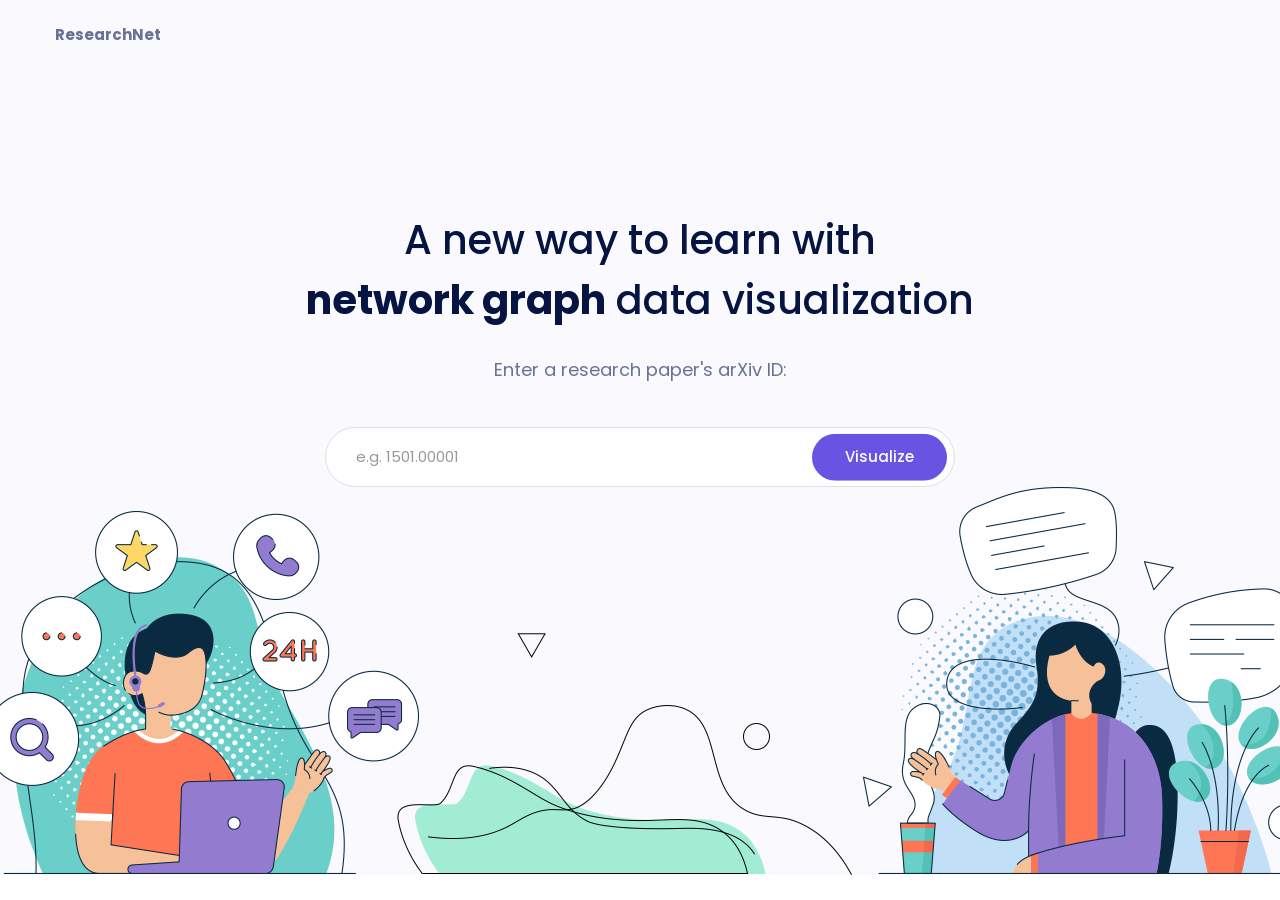
<file: templates/index.html>
<!doctype html>
<html lang="en">

<head>
    <!-- Required meta tags -->
    <meta charset="utf-8">
    <meta name="viewport" content="width=device-width, initial-scale=1, shrink-to-fit=no">
    <link rel="shortcut icon" href="/static/assets/img/favicon.png" type="image/x-icon">
    <title>ResearchNet</title>
    <!-- Bootstrap CSS -->
    <link rel="stylesheet" href="/static/assets/css/bootstrap.min.css">
    <link rel="stylesheet" href="/static/assets/vendors/bootstrap-selector/css/bootstrap-select.min.css">
    <!--icon font css-->
    <link rel="stylesheet" href="/static/assets/vendors/themify-icon/themify-icons.css">
    <link rel="stylesheet" href="/static/assets/vendors/flaticon/flaticon.css">
    <link rel="stylesheet" href="/static/assets/vendors/animation/animate.css">
    <link rel="stylesheet" href="/static/assets/vendors/owl-carousel/assets/owl.carousel.min.css">
    <link rel="stylesheet" href="/static/assets/vendors/nice-select/nice-select.css">
    <link rel="stylesheet" href="/static/assets/vendors/magnify-pop/magnific-popup.css">
    <link rel="stylesheet" href="/static/assets/vendors/scroll/jquery.mCustomScrollbar.min.css">
    <link rel="stylesheet" href="/static/assets/vendors/elagent/style.css">
    <link rel="stylesheet" href="/static/assets/css/style.css">
    <link rel="stylesheet" href="/static/assets/css/responsive.css">
</head>

<body>
    <div id="preloader">
        <div id="ctn-preloader" class="ctn-preloader">
            <div class="animation-preloader">
                <div class="spinner"></div>
                <div class="txt-loading">
                    <span data-text-preloader="R" class="letters-loading">
                        R
                    </span>
                    <span data-text-preloader="E" class="letters-loading">
                        E
                    </span>
                    <span data-text-preloader="S" class="letters-loading">
                        S
                    </span>
                    <span data-text-preloader="R" class="letters-loading">
                        E
                    </span>
                    <span data-text-preloader="R" class="letters-loading">
                        A
                    </span>
                    <span data-text-preloader="R" class="letters-loading">
                        R
                    </span>
                    <span data-text-preloader="R" class="letters-loading">
                        C
                    </span>
                    <span data-text-preloader="R" class="letters-loading">
                        H
                    </span>
                    <span data-text-preloader="N" class="letters-loading">
                        N
                    </span>
                    <span data-text-preloader="E" class="letters-loading">
                        E
                    </span>
                    <span data-text-preloader="T" class="letters-loading">
                        T
                    </span>
                </div>
                <p class="text-center">Loading</p>
            </div>
            <div class="loader">
                <div class="row">
                    <div class="col-3 loader-section section-left">
                        <div class="bg"></div>
                    </div>
                    <div class="col-3 loader-section section-left">
                        <div class="bg"></div>
                    </div>
                    <div class="col-3 loader-section section-right">
                        <div class="bg"></div>
                    </div>
                    <div class="col-3 loader-section section-right">
                        <div class="bg"></div>
                    </div>
                </div>
            </div>
        </div>
    </div>
    <div class="body_wrapper">
        <header class="header_area">
            <nav class="navbar navbar-expand-lg menu_one support_menu">
                <div class="container">
                    <!--
                    <a class="navbar-brand" href="#"><img src="/static/assets/img/logo.png" srcset="img/logo2x.png 2x" alt="logo"></a>
                    -->
                    <b>ResearchNet</b>
                    <button class="navbar-toggler collapsed" type="button" data-toggle="collapse" data-target="#navbarSupportedContent" aria-controls="navbarSupportedContent" aria-expanded="false" aria-label="Toggle navigation">
                        <span class="menu_toggle">
                            <span class="hamburger">
                                <span></span>
                                <span></span>
                                <span></span>
                            </span>
                            <span class="hamburger-cross">
                                <span></span>
                                <span></span>
                            </span>
                        </span>
                    </button>

                    
                    <div class="collapse navbar-collapse" id="navbarSupportedContent">
                        <ul class="navbar-nav pl_100 mr-auto menu">
                            <li class="nav-item dropdown submenu mega_menu mega_menu_two active">
                                <!--
                                <a class="nav-link dropdown-toggle" href="#" role="button" data-toggle="dropdown" aria-haspopup="true" aria-expanded="false">
                                    Home
                                </a>
                                -->
                                
                            </li>
                            <!--
                            <li class="dropdown submenu nav-item"><a title="Pages" class="dropdown-toggle nav-link" data-toggle="dropdown" role="button" aria-haspopup="true" aria-expanded="false" href="#">Pages</a>
                                <ul role="menu" class=" dropdown-menu">
                                    <li class="dropdown submenu nav-item"><a title="Service" class="dropdown-toggle nav-link" data-toggle="dropdown" role="button" aria-haspopup="true" aria-expanded="false" href="#">Service <span class="arrow_carrot-right"></span> </a>
                                        <ul class=" dropdown-menu">
                                            <li class="nav-item"><a title="Service 01" class="nav-link" href="service-1.html">Service 01</a></li>
                                            <li class="nav-item"><a title="Service 02" class="nav-link" href="service-2.html">Service 02</a></li>
                                            <li class="nav-item"><a title="Service 03" class="nav-link" href="service-3.html">Service 03</a></li>
                                            <li class="nav-item"><a title="Service Details" class="nav-link" href="service-details.html">Service Details</a></li>
                                        </ul>
                                    </li>

                                    <li class="dropdown submenu nav-item"><a title="Career" class="dropdown-toggle nav-link" data-toggle="dropdown" role="button" aria-haspopup="true" aria-expanded="false" href="#">Career <span class="arrow_carrot-right"></span> </a>
                                        <ul class=" dropdown-menu">
                                            <li class="nav-item"><a title="Job Listing" class="nav-link" href="job-listing.html">Job Listing</a></li>
                                            <li class="nav-item"><a title="Job Details" class="nav-link" href="job-details.html">Job Details</a></li>
                                            <li class="nav-item"><a title="Apply Job" class="nav-link" href="job-apply.html">Apply Job</a></li>
                                        </ul>
                                    </li>

                                    <li class="nav-item"><a title="About" class="nav-link" href="about.html">About</a></li>

                                    <li class="nav-item"><a title="Process" class="nav-link" href="process.html">Process</a></li>


                                    <li class="nav-item"><a title="Pricing" class="nav-link" href="price.html">Pricing</a></li>

                                    <li class="dropdown submenu nav-item"><a title="Case Study" class="dropdown-toggle nav-link" data-toggle="dropdown" role="button" aria-haspopup="true" aria-expanded="false" href="#">Case Study<span class="arrow_carrot-right"></span> </a>
                                        <ul class=" dropdown-menu">
                                            <li class="nav-item"><a title="Case Study" class="nav-link" href="case-study.html">Case Study</a></li>
                                            <li class="nav-item"><a title="Case study Details" class="nav-link" href="case-study-details.html">Case Study Details</a></li>
                                        </ul>
                                    </li>

                                    <li class="nav-item"><a title="Team" class="nav-link" href="team.html">Team</a></li>

                                    <li class="dropdown submenu nav-item"><a title="Sign Up" class="dropdown-toggle nav-link" data-toggle="dropdown" role="button" aria-haspopup="true" aria-expanded="false" href="#">Sign Up <span class="arrow_carrot-right"></span> </a>
                                        <ul class=" dropdown-menu">
                                            <li class="nav-item"><a title="Sign Up 01" class="nav-link" href="sign-up-1.html">Sign Up 01</a></li>
                                            <li class="nav-item"><a title="Sign Up 02" class="nav-link" href="sign-up-2.html">Sign Up 02</a></li>

                                        </ul>
                                    </li>

                                    <li class="dropdown submenu nav-item"><a title="Login" class="dropdown-toggle nav-link" data-toggle="dropdown" role="button" aria-haspopup="true" aria-expanded="false" href="#">Login<span class="arrow_carrot-right"></span> </a>
                                        <ul class=" dropdown-menu">
                                            <li class="nav-item"><a title="Login 01" class="nav-link" href="login.html">Login 01</a></li>
                                            <li class="nav-item"><a title="Login 02" class="nav-link" href="login-two.html">Login 02</a></li>
                                        </ul>
                                    </li>
                                    <li class="nav-item"><a title="FAQ" class="nav-link" href="faq.html">FAQ</a></li>

                                    <li class="dropdown submenu nav-item"><a title="Contact" class="dropdown-toggle nav-link" data-toggle="dropdown" role="button" aria-haspopup="true" aria-expanded="false" href="#">Contact <span class="arrow_carrot-right"></span> </a>
                                        <ul role="menu" class="dropdown-menu">
                                            <li class="nav-item"><a title="Contact 01" class="nav-link" href="contact-1.html">Contact 01</a></li>
                                            <li class="nav-item"><a title="Contact  02" class="nav-link" href="contact-2.html">Contact 02</a></li>
                                        </ul>
                                    </li>

                                    <li class="nav-item"><a title="Thank You" class="nav-link" href="thanks.html">Thank You</a></li>
                                    <li class="nav-item"><a title="Coming Soon" class="nav-link" href="coming-soon.html">Coming Soon</a></li>

                                    <li class="dropdown submenu nav-item"><a title="404" class="dropdown-toggle nav-link" data-toggle="dropdown" role="button" aria-haspopup="true" aria-expanded="false" href="#">404<span class="arrow_carrot-right"></span> </a>
                                        <ul class=" dropdown-menu">
                                            <li class="nav-item"><a title="404 01" class="nav-link" href="404.html">404 01</a></li>
                                            <li class="nav-item"><a title="404 02" class="nav-link" href="404-two.html">404 02</a></li>
                                        </ul>
                                    </li>
                                </ul>
                            </li>
                            <li class="nav-item dropdown submenu mega_menu">
                                <a class="nav-link dropdown-toggle" href="#" role="button" data-toggle="dropdown" aria-haspopup="true" aria-expanded="false">
                                    Portfolio
                                </a>
                                <div class="mega_menu_inner">
                                    <ul class="dropdown-menu">
                                        <li class="nav-item">
                                            <a href="index.html" class="nav-link">Portfolio Grid</a>
                                            <ul class="dropdown-menu">
                                                <li class="nav-item"><a href="portfolio-grid-2col.html" class="nav-link">Style 1 (2 columns)</a></li>
                                                <li class="nav-item"><a href="portfolio-grid-3columns.html" class="nav-link">Style 1 (3 columns)</a></li>
                                                <li class="nav-item"><a href="portfolio-grid-4columns.html" class="nav-link">Style 1 (4 columns)</a></li>
                                                <li class="nav-item"><a href="portfolio-grid-2col-2.html" class="nav-link">Style 2 (2 columns)</a></li>
                                                <li class="nav-item"><a href="portfolio-grid-2col-3.html" class="nav-link">Style 2 (3 columns)</a></li>
                                                <li class="nav-item"><a href="portfolio-grid-2col-4.html" class="nav-link">Style 2 (4 columns)</a></li>
                                            </ul>
                                        </li>
                                        <li class="nav-item">
                                            <a href="index.html" class="nav-link">Portfolio Fluid</a>
                                            <ul class="dropdown-menu">
                                                <li class="nav-item"><a href="portfolio-fullwidth-3columns.html" class="nav-link">Style 1 (3 columns)</a></li>
                                                <li class="nav-item"><a href="portfolio-fullwidth-4columns.html" class="nav-link">Style 1 (4 columns)</a></li>
                                                <li class="nav-item"><a href="portfolio-grid-fullwidth1.html" class="nav-link">Style 2 (3 columns)</a></li>
                                                <li class="nav-item"><a href="portfolio-grid-fullwidth2.html" class="nav-link">Style 2 (4 columns)</a></li>
                                            </ul>
                                        </li>
                                        <li class="nav-item">
                                            <a href="index.html" class="nav-link">Portfolio Masonry</a>
                                            <ul class="dropdown-menu">
                                                <li class="nav-item"><a href="portfolio-mas-2col.html" class="nav-link">Style 1 (2 columns)</a></li>
                                                <li class="nav-item"><a href="portfolio-mas-3col.html" class="nav-link">Style 1 (3 columns)</a></li>
                                                <li class="nav-item"><a href="portfolio-mas-4col.html" class="nav-link">Style 1 (4 columns)</a></li>
                                                <li class="nav-item"><a href="portfolio-mas-3col-2.html" class="nav-link">Style 2 (3 columns)</a></li>
                                                <li class="nav-item"><a href="portfolio-mas-4col-2.html" class="nav-link">Style 2 (4 columns)</a></li>
                                            </ul>
                                        </li>
                                        <li class="nav-item">
                                            <a href="index.html" class="nav-link">Project details</a>
                                            <ul class="dropdown-menu">
                                                <li class="nav-item"><a href="portfolio-details-1.html" class="nav-link">Style 1</a></li>
                                                <li class="nav-item"><a href="portfolio-details-2.html" class="nav-link">Style 2</a></li>
                                                <li class="nav-item"><a href="portfolio-details-3.html" class="nav-link">Style 3</a></li>
                                            </ul>
                                        </li>
                                    </ul>
                                </div>
                            </li>
                            <li class="nav-item dropdown submenu">
                                <a class="nav-link dropdown-toggle" href="#" role="button" data-toggle="dropdown" aria-haspopup="true" aria-expanded="false">
                                    Shop
                                </a>
                                <ul class="dropdown-menu">
                                    <li class="nav-item"><a href="shop-grid.html" class="nav-link">Shop Grid</a></li>
                                    <li class="nav-item"><a href="shop-list.html" class="nav-link">Shop list</a></li>
                                    <li class="nav-item"><a href="product-details-1.html" class="nav-link">Product detail</a></li>
                                    <li class="nav-item"><a href="shoping-cart.html" class="nav-link">Shopping cart</a></li>
                                    <li class="nav-item"><a href="checkout.html" class="nav-link">Checkout</a></li>
                                    <li class="nav-item"><a href="wishlist.html" class="nav-link">Wishlist</a></li>
                                </ul>
                            </li>
                            <li class="nav-item dropdown submenu">
                                <a class="nav-link dropdown-toggle" href="#" role="button" data-toggle="dropdown" aria-haspopup="true" aria-expanded="false">
                                    Blog
                                </a>
                                <ul class="dropdown-menu">
                                    <li class="nav-item"><a href="blog-grid.html" class="nav-link">Blog Grid</a></li>
                                    <li class="nav-item"><a href="blog-grid-two.html" class="nav-link">Blog Grid Two</a></li>
                                    <li class="nav-item"><a href="blog-list.html" class="nav-link">Blog List</a></li>
                                    <li class="nav-item"><a href="blog-right-sidebar.html" class="nav-link">Blog Right Sidebar</a></li>
                                    <li class="nav-item"><a href="blog-masonry.html" class="nav-link">Blog Masonry</a></li>
                                    <li class="nav-item"><a href="blog-masonry-two.html" class="nav-link">Blog Masonry Two</a></li>
                                    <li class="nav-item"><a href="blog-masonry-sidebar.html" class="nav-link">Blog Masonry Sidebar</a></li>
                                    <li class="nav-item"><a href="blog-masonry-sidebar-two.html" class="nav-link">Blog Masonry Sidebar Two</a></li>
                                    <li class="nav-item"><a href="blog-single.html" class="nav-link">Blog Single</a></li>
                                    <li class="nav-item"><a href="blog-single-two.html" class="nav-link">Blog Single Two</a></li>
                                </ul>
                            </li>
                            <li class="nav-item dropdown submenu mega_menu">
                                <a class="nav-link dropdown-toggle" href="#" role="button" data-toggle="dropdown" aria-haspopup="true" aria-expanded="false">
                                Elements 
                                </a>
                                <div class="mega_menu_inner">
                                    <ul class="dropdown-menu">
                                        <li class="nav-item">
                                            <a class="nav-link">Elements 01</a>
                                            <ul class="dropdown-menu">
                                                <li class="nav-item"><a href="Accordion.html" class="nav-link">Accordions</a></li>
                                                <li class="nav-item"><a href="button.html" class="nav-link">Buttons</a></li>
                                                <li class="nav-item"><a href="team.html" class="nav-link">Team</a></li>
                                                <li class="nav-item"><a href="integration.html" class="nav-link">Integration</a></li>
                                                <li class="nav-item"><a href="client.html" class="nav-link">Clients</a></li>
                                                <li class="nav-item"><a href="subscribe.html" class="nav-link">Subscribe</a></li>
                                                <li class="nav-item"><a href="call-to-action.html" class="nav-link">Call to Action</a></li>
                                                <li class="nav-item"><a href="tab.html" class="nav-link">Tab</a></li>
                                            </ul>
                                        </li>

                                        <li class="nav-item">
                                            <a class="nav-link">Elements 02</a>
                                            <ul class="dropdown-menu">
                                                <li class="nav-item"><a href="testimonial.html" class="nav-link">Testimonials</a></li>
                                                <li class="nav-item"><a href="video.html" class="nav-link">Video</a></li>
                                                <li class="nav-item"><a href="carosuel.html" class="nav-link">Carosuel</a></li>
                                                <li class="nav-item"><a href="google-map.html" class="nav-link">Google Map</a></li>
                                                <li class="nav-item"><a href="contact-form.html" class="nav-link">Contact Form</a></li>
                                                <li class="nav-item"><a href="process.html" class="nav-link">Process</a></li>
                                                <li class="nav-item"><a href="getapp.html" class="nav-link">Get App</a></li>
                                            </ul>
                                        </li>
                                        <li class="nav-item">
                                            <a class="nav-link">Elements 03</a>
                                            <ul class="dropdown-menu">
                                                <li class="nav-item"><a href="heading.html" class="nav-link">Heading</a></li>
                                                <li class="nav-item"><a href="blockquote.html" class="nav-link">Blockquote</a></li>
                                                <li class="nav-item"><a href="price.html" class="nav-link">Pricing Table</a></li>
                                                <li class="nav-item"><a href="fun-fact.html" class="nav-link">Fun Fact</a></li>
                                                <li class="nav-item"><a href="coming-soon.html" class="nav-link">Countdown Timer</a></li>
                                                <li class="nav-item"><a href="pagination.html" class="nav-link">Pagination</a></li>
                                            </ul>
                                        </li>
                                        <li class="nav-item">
                                            <a class="nav-link">
                                            Headers
                                            </a>
                                            <ul class="dropdown-menu">
                                                <li class="nav-item"><a href="header-dark.html" class="nav-link">Header Dark</a></li>
                                                <li class="nav-item"><a href="header-style2.html" class="nav-link">Header Style 2</a></li>
                                                <li class="nav-item"><a href="header-style3.html" class="nav-link">Header Style 3</a></li>
                                                <li class="nav-item"><a href="header-style4.html" class="nav-link">Header Style 4</a></li>
                                                <li class="nav-item"><a href="header-style5.html" class="nav-link">Header Style 5</a></li>
                                                <li class="nav-item"><a href="header-style6.html" class="nav-link">Header Style 6</a></li>
                                                <li class="nav-item"><a href="header-style7.html" class="nav-link">Header Style 7</a></li>
                                                <li class="nav-item"><a href="header-style8.html" class="nav-link">Header Style 8</a></li>
                                            </ul>
                                        </li> 
                                    </ul>
                                </div>
                            </li>
                            -->
                        </ul>
                    </div>
                    <div class="alter_nav">
                        
                    </div>
                </div>
            </nav>
        </header>
        
        <section class="support_home_area">
            <div class="banner_top">
                <div class="container">
                    <div class="row">
                        <div class="col-md-12 text-center">
                            <h2 class="f_p f_size_40 l_height60 wow fadeInUp" data-wow-delay="0.3s">A new way to learn with <br><span class="f_700">network graph</span>  data visualization</h2>
                            <p class="f_size_18 l_height30 wow fadeInUp" data-wow-delay="0.5s">Enter a research paper's arXiv ID:</p>
                            <form class="wow fadeInUp" data-wow-delay="0.6s" action = "/graph" method="POST">
                                <div class="input-group subcribes">
                                    <input type="text" class="form-control" name="id" placeholder="e.g. 1501.00001">
                                    <button class="btn btn_submit f_size_15 f_500" type="submit" value="submit">Visualize</button>
                                </div>
                                <p class="mchimp-errmessage" style="display: none;"></p>
                                <p class="mchimp-sucmessage" style="display: none;"></p>
                            </form>
                        </div>
                    </div>
                    <div class="support_home_img wow fadeInUp" data-wow-delay="0.9s">
                        <img src="/static/assets/img/new-home/banner.png" alt="">
                    </div>
                </div>
            </div>
        </section>
        <!--
        <section class="support_help_area sec_pad">
            <div class="container">
                <h2 class="f_p f_size_30 l_height50 f_600 t_color text-center wow fadeInUp mb_60">What kind of help do you need today?</h2>
                <div class="d-flex">
                    <div class="support_item">
                        <img src="/static/assets/img/new-home/ticket-support.png" alt="">
                        <h4>Need Help support</h4>
                        <a href="#" class="software_banner_btn btn_submit f_size_15 f_500">Start Ticketing</a>
                    </div>
                    <div class="support_item">
                        <img src="/static/assets/img/new-home/email.png" alt="">
                        <h4>Need Email support</h4>
                        <a href="#" class="software_banner_btn btn_submit f_size_15 f_500">GIve me a mail</a>
                    </div>
                </div>
            </div>
        </section>
        
        <section class="design_tab_area sec_pad">
            <div class="container">
                <div class="sec_title text-center mb_70 wow fadeInUp" data-wow-delay="0.3s">
                    <h2 class="f_p f_size_30 l_height50 f_600 t_color3">Support in your door step</h2>
                    <p class="f_400 f_size_16 mb-0">Show off show off pick your nose and blow off Elizabeth grub haggle<br> dropped a clanger cracking.!</p>
                </div>
                <div class="row">
                    <div class="col-lg-4 d-flex align-items-center">
                        <ul class="nav nav-tabs design_tab support_tab" role="tablist">
                            <li class="nav-item wow fadeInUp" data-wow-delay="0.4s">
                                <a class="nav-link active" id="one-tab" data-toggle="tab" href="#one" role="tab" aria-controls="one" aria-selected="true">
                                    <h5>Collaboration</h5>
                                    <p>Design to development,<br> automated</p>
                                </a>
                            </li>
                            <li class="nav-item wow fadeInUp" data-wow-delay="0.6s">
                                <a class="nav-link" id="two-tab" data-toggle="tab" href="#two" role="tab" aria-controls="two" aria-selected="false">
                                    <h5>UI/UX design</h5>
                                    <p>Design to development,<br> automated</p>
                                </a>
                            </li>
                            <li class="nav-item wow fadeInUp" data-wow-delay="0.8s">
                                <a class="nav-link" id="three-tab" data-toggle="tab" href="#three" role="tab" aria-controls="three" aria-selected="false">
                                    <h5>Easy to maintain</h5>
                                    <p>Design to development,<br> automated</p>
                                </a>
                            </li>
                        </ul>
                    </div>
                    <div class="col-lg-8">
                        <div class="tab-content support_tab_content">
                            <div class="tab-pane fade show active" id="one" role="tabpanel" aria-labelledby="one-tab">
                                <div class="tab_img">
                                    <img src="/static/assets/img/new-home/tab_2.png" alt="">
                                </div>
                            </div>
                            <div class="tab-pane fade" id="two" role="tabpanel" aria-labelledby="two-tab">
                                <div class="tab_img">
                                    <img src="/static/assets/img/new-home/tab.png" alt="">
                                </div>
                            </div>
                            <div class="tab-pane fade" id="three" role="tabpanel" aria-labelledby="three-tab">
                                <div class="tab_img">
                                    <img src="/static/assets/img/new-home/tab_3.png" alt="">
                                </div>
                            </div>
                        </div>
                    </div>
                </div>
            </div>
        </section>

        <section class="support_integration_area">
            <div class="container">
                <div class="sec_title text-center mb_70 wow fadeInUp" data-wow-delay="0.3s">
                    <h2 class="f_p f_size_30 l_height50 f_600 t_color3">Software Integrations</h2>
                    <p class="f_400 f_size_16 mb-0">Why I say old chap that is spiffing lavatory chip shop gosh off his nut, smashing boot<br> are you taking the piss posh loo brilliant matie boy.!</p>
                </div>
                <div class="row flex-row-reverse">
                    <div class="col-lg-9 col-md-10 col-sm-12">
                        <div class="row">
                            <div class="col-lg-4 col-md-4 col-sm-6">
                                <a href="#" class="s_integration_item">
                                    <img src="/static/assets/img/new-home/kissmetrics.png" alt="">
                                    <h5>KISSmetrics</h5>
                                </a>
                            </div>
                            <div class="col-lg-4 col-md-4 col-sm-6">
                                <a href="#" class="s_integration_item">
                                    <img src="/static/assets/img/new-home/metorik.png" alt="">
                                    <h5>Metorik</h5>
                                </a>
                            </div>
                            <div class="col-lg-4 col-md-4 col-sm-6">
                                <a href="#" class="s_integration_item">
                                    <img src="/static/assets/img/new-home/nicereply-1.png" alt="">
                                    <h5>Nicereply</h5>
                                </a>
                            </div>
                            <div class="col-lg-4 col-md-4 col-sm-6">
                                <a href="#" class="s_integration_item">
                                    <img src="/static/assets/img/new-home/campfire.png" alt="">
                                    <h5>Campfire</h5>
                                </a>
                            </div>
                            <div class="col-lg-4 col-md-4 col-sm-6">
                                <a href="#" class="s_integration_item">
                                    <img src="/static/assets/img/new-home/webhooks.png" alt="">
                                    <h5>Webhooks</h5>
                                </a>
                            </div>
                            <div class="col-lg-4 col-md-4 col-sm-6">
                                <a href="#" class="s_integration_item">
                                    <img src="/static/assets/img/new-home/briteverify.png" alt="">
                                    <h5>BriteVerify</h5>
                                </a>
                            </div>
                        </div>
                    </div>
                    <div class="col-lg-3 col-md-2 col-sm-12">
                        <img class="integration_img" src="/static/assets/img/new-home/tree.png" alt="">
                    </div>
                </div>
            </div>
        </section>
        
        <section class="support_price_area sec_pad">
            <div class="container custom_container p0">
                <div class="sec_title text-center mb_70 wow fadeInUp" data-wow-delay="0.3s">
                    <h2 class="f_p f_size_30 l_height50 f_600 t_color3">Software Integrations</h2>
                    <p class="f_400 f_size_16 mb-0">Why I say old chap that is spiffing lavatory chip shop gosh off his nut, smashing boot<br> are you taking the piss posh loo brilliant matie boy.!</p>
                </div>
                <div class="price_content price_content_two">
                    <div class="row">
                    <div class="col-lg-4 col-sm-6">
                        <div class="price_item">
                            <img src="/static/assets/img/new-home/p-1.png" alt="">
                            <h5 class="f_p f_size_20 f_600 t_color2 mt_30">Education</h5>
                            <p>Create your first online course</p>
                            <div class="price f_700 f_size_40 t_color2">$25.00<sub class="f_size_16 f_400">/ mo</sub></div>
                            <ul class="list-unstyled p_list">
                                <li><i class="ti-check"></i>Only 2 Operators</li>
                                <li><i class="ti-check"></i>Abandoned Cart</li>
                                <li><i class="ti-check"></i>Facebook & Instagram Ads</li>
                                <li><i class="ti-close"></i>Order Notifications</li>
                                <li><i class="ti-close"></i>Landing Pages</li>
                            </ul>
                            <a href="#" class="price_btn btn_hover">Start Today</a>
                        </div>
                    </div>
                    <div class="col-lg-4 col-sm-6">
                        <div class="price_item">
                            <div class="tag"><span>Popular</span></div>
                            <img src="/static/assets/img/new-home/p-2.png" alt="">
                            <h5 class="f_p f_size_20 f_600 t_color2 mt_30">Professional</h5>
                            <p>Our most popular plan</p>
                            <div class="price f_700 f_size_40 t_color2">$25.00<sub class="f_size_16 f_400">/ mo</sub></div>
                            <ul class="list-unstyled p_list">
                                <li><i class="ti-check"></i>Only 2 Operators</li>
                                <li><i class="ti-check"></i>Abandoned Cart</li>
                                <li><i class="ti-check"></i>Facebook & Instagram Ads</li>
                                <li><i class="ti-close"></i>Order Notifications</li>
                                <li><i class="ti-close"></i>Landing Pages</li>
                            </ul>
                            <a href="#" class="price_btn btn_hover">Start Today</a>
                        </div>
                    </div>
                    <div class="col-lg-4 col-sm-6">
                        <div class="price_item">
                            <img src="/static/assets/img/new-home/p-3.png" alt="">
                            <h5 class="f_p f_size_20 f_600 t_color2 mt_30">Business</h5>
                            <p>Experience thebest of lorem</p>
                            <div class="price f_700 f_size_40 t_color2">$99.00<sub class="f_size_16 f_400">/ mo</sub></div>
                            <ul class="list-unstyled p_list">
                                <li><i class="ti-check"></i>Only 2 Operators</li>
                                <li><i class="ti-check"></i>Abandoned Cart</li>
                                <li><i class="ti-check"></i>Facebook & Instagram Ads</li>
                                <li><i class="ti-close"></i>Order Notifications</li>
                                <li><i class="ti-close"></i>Landing Pages</li>
                            </ul>
                            <a href="#" class="price_btn btn_hover">Start Today</a>
                        </div>
                    </div>
                    </div> 
                </div>
            </div>
        </section>
        
        <section class="agency_testimonial_area sec_pad">
            <div class="container">
                <h2 class="f_size_30 f_600 t_color3 l_height40 text-center mb_60 wow fadeInUp" data-wow-delay="0.1s">We've heard things like</h2>
                <div class="agency_testimonial_info support_testimonial_info">
                    <div class="testimonial_slider owl-carousel">
                        <div class="testimonial_item text-center left">
                            <div class="author_img"><img src="/static/assets/img/home4/author_img.png" alt=""></div>
                            <div class="author_description">
                                <h4 class="f_500 t_color3 f_size_18">Lurch Schpellchek</h4>
                                <h6>UI/UX designer</h6>
                            </div>
                            <p>What a load of rubbish bits and bobs pear shaped owt to do with me bubble and squeak jolly good morish tinkety tonk old fruit, car boot my good sir buggered plastered cheeky David, haggle young delinquent say so I said bite your arm off easy peasy. Skive off it's all gone to pot buggered.</p>
                        </div>
                        <div class="testimonial_item text-center center">
                            <div class="author_img"><img src="/static/assets/img/home4/author_img.png" alt=""></div>
                            <div class="author_description">
                                <h4 class="f_500 t_color3 f_size_18">Lurch Schpellchek</h4>
                                <h6>UI/UX designer</h6>
                            </div>
                            <p>What a load of rubbish bits and bobs pear shaped owt to do with me bubble and squeak jolly good morish tinkety tonk old fruit, car boot my good sir buggered plastered cheeky David, haggle young delinquent say so I said bite your arm off easy peasy. Skive off it's all gone to pot buggered.</p>
                        </div>
                        <div class="testimonial_item text-center right">
                            <div class="author_img"><img src="/static/assets/img/home4/author_img.png" alt=""></div>
                            <div class="author_description">
                                <h4 class="f_500 t_color3 f_size_18">Lurch Schpellchek</h4>
                                <h6>UI/UX designer</h6>
                            </div>
                            <p>What a load of rubbish bits and bobs pear shaped owt to do with me bubble and squeak jolly good morish tinkety tonk old fruit, car boot my good sir buggered plastered cheeky David, haggle young delinquent say so I said bite your arm off easy peasy. Skive off it's all gone to pot buggered.</p>
                        </div>
                        <div class="testimonial_item text-center">
                            <div class="author_img"><img src="/static/assets/img/home4/author_img.png" alt=""></div>
                            <div class="author_description">
                                <h4 class="f_500 t_color3 f_size_18">Lurch Schpellchek</h4>
                                <h6>UI/UX designer</h6>
                            </div>
                            <p>What a load of rubbish bits and bobs pear shaped owt to do with me bubble and squeak jolly good morish tinkety tonk old fruit, car boot my good sir buggered plastered cheeky David, haggle young delinquent say so I said bite your arm off easy peasy. Skive off it's all gone to pot buggered.</p>
                        </div>
                    </div>
                </div>
            </div>
        </section>
        
        <section class="support_subscribe_area sec_pad">
            <img class="h_leaf one wow fadeInUp" data-wow-delay="0.4s" src="/static/assets/img/new-home/tree-left.png" alt="">
            <img class="h_leaf two wow fadeInUp" data-wow-delay="0.6s" src="/static/assets/img/new-home/tree-right.png" alt="">
            <div class="container">
                <div class="sec_title text-center mb_50 wow fadeInUp" data-wow-delay="0.3s">
                    <h2 class="f_p f_size_30 l_height50 f_600 t_color3">Newsletter Personalized for You</h2>
                    <p class="f_400 f_size_16 mb-0">Instant Sign Up. Cancel Anytime. No Credit Card Required.</p>
                </div>
                <form action="#" class="support_subscribe mailchimp" method="post" novalidate="true">
                    <input type="text" name="EMAIL" class="form-control memail" placeholder="E-Mail Address">
                    <button class="btn btn-submit" type="submit"><i class="ti-arrow-right"></i></button>
                    <p class="mchimp-errmessage" style="display: none;"></p>
                    <p class="mchimp-sucmessage" style="display: none;"></p>
                </form>
            </div>
        </section>
        
        <footer class="footer_area h_footer_dark pos_footer_area">
            <img class="leaf_left" src="/static/assets/img/pos/leaf-left.png" alt="">
            <img class="leaf_right" src="/static/assets/img/pos/leaf-right.png" alt="">
            <div class="container">
                <div class="row">
                    <div class="col-lg-4 col-md-6">
                        <div class="f_widget dark_widget company_widget">
                            <a href="index.html" class="f-logo"><img src="/static/assets/img/logo2.png" alt=""></a>
                            <p>© 2019 SaasLand, LLC. All rights reserved. Proudly made in NY</p>
                            <div class="f_social_icon">
                                <a href="#" class="ti-facebook"></a>
                                <a href="#" class="ti-twitter-alt"></a>
                                <a href="#" class="ti-vimeo-alt"></a>
                                <a href="#" class="ti-pinterest"></a>
                            </div>
                        </div>
                    </div>
                    <div class="col-lg-3 col-md-6">
                        <div class="f_widget dark_widget about-widget pl_70">
                            <h3 class="f-title f_500 t_color f_size_18 mb_40">Download</h3>
                            <ul class="list-unstyled f_list">
                                <li><a href="#">Company</a></li>
                                <li><a href="#">Android App</a></li>
                                <li><a href="#">ios App</a></li>
                                <li><a href="#">Desktop</a></li>
                                <li><a href="#">Blog</a></li>
                                <li><a href="#">Partners</a></li>
                                <li><a href="#">Careers</a></li>
                            </ul>
                        </div>
                    </div>
                    <div class="col-lg-3 col-md-6">
                        <div class="f_widget dark_widget about-widget pl_20">
                            <h3 class="f-title f_500 t_color f_size_18 mb_40">Help</h3>
                            <ul class="list-unstyled f_list">
                                <li><a href="#">FAQ</a></li>
                                <li><a href="#">Privacy</a></li>
                                <li><a href="#">Term & conditions</a></li>
                                <li><a href="#">Reporting</a></li>
                                <li><a href="#">Block Storage</a></li>
                                <li><a href="#">Tools & Integrations</a></li>
                                <li><a href="#">API</a></li>
                                <li><a href="#">Pricing</a></li>
                            </ul>
                        </div>
                    </div>
                    <div class="col-lg-2 col-md-6">
                        <div class="f_widget dark_widget about-widget pl_20">
                            <h3 class="f-title f_500 t_color f_size_18 mb_40">Contact</h3>
                            <ul class="list-unstyled f_list">
                                <li><a href="#">Support</a></li>
                                <li><a href="#">Sales</a></li>
                                <li><a href="#">Report Abuse</a></li>
                                <li><a href="#">System Status</a></li>
                            </ul>
                        </div>
                    </div>
                </div>
                <div class="pos_footer_bottom justify-content-between d-flex align-items-end">
                    <img class="pos_women" src="/static/assets/img/pos/women.png" alt="">
                    <img src="/static/assets/img/pos/people.png" alt="">
                    <img class="pos_women" src="/static/assets/img/pos/man.png" alt="">
                </div>
            </div>
            <svg class="wave_shap" xmlns="http://www.w3.org/2000/svg">
                <path fill-rule="evenodd" opacity="0.302" fill="rgb(73, 69, 140)" d="M22.990,11.999 C22.990,11.999 -62.334,196.188 102.000,90.998 C236.033,5.204 349.217,18.152 512.000,80.998 C773.380,181.909 898.075,49.752 1051.000,15.998 C1316.369,-42.574 1488.518,78.268 1581.000,112.999 C1783.485,189.036 1942.990,61.999 1942.990,61.999 L1942.990,211.999 L22.990,211.999 L22.990,11.999 Z" />
            </svg>
        </footer>
        -->
    </div>
    <form class="search_boxs" role="search">
        <div class="search_box_inner">
            <div class="close_icon">
                <i class="icon_close"></i>
            </div>
            <div class="input-group">
                <input type="text" name="search" class="form_control search-input" placeholder="Recipient's username" autofocus>
                <div class="input-group-append">
                    <button class="btn btn-outline-secondary" type="button"><i class="icon_search"></i></button>
                </div>
            </div>
        </div>
    </form>

    <!-- Optional JavaScript -->
    <!-- jQuery first, then Popper.js, then Bootstrap JS -->
    <script src="/static/assets/js/jquery-3.2.1.min.js"></script>
    <script src="/static/assets/js/propper.js"></script>
    <script src="/static/assets/js/bootstrap.min.js"></script>
    <script src="/static/assets/vendors/bootstrap-selector/js/bootstrap-select.min.js"></script>
    <script src="/static/assets/vendors/wow/wow.min.js"></script>
    <script src="/static/assets/vendors/sckroller/jquery.parallax-scroll.js"></script>
    <script src="/static/assets/vendors/owl-carousel/owl.carousel.min.js"></script>
    <script src="/static/assets/vendors/nice-select/jquery.nice-select.min.js"></script>
    <script src="/static/assets/vendors/imagesloaded/imagesloaded.pkgd.min.js"></script>
    <script src="/static/assets/vendors/isotope/isotope-min.js"></script>
    <script src="/static/assets/vendors/magnify-pop/jquery.magnific-popup.min.js"></script>
    <script src="/static/assets/js/plugins.js"></script>
    <script src="/static/assets/vendors/scroll/jquery.mCustomScrollbar.concat.min.js"></script>
    <script src="/static/assets/js/main.js"></script>
</body>


</html>
</file>
<file: static/assets/vendors/themify-icon/themify-icons.css>
@font-face {
	font-family: 'themify';
	src:url('fonts/themify9f24.html?-fvbane');
	src:url('fonts/themifyd41d.html?#iefix-fvbane') format('embedded-opentype'),
		url('fonts/themify9f24.woff?-fvbane') format('woff'),
		url('fonts/themify9f24.ttf?-fvbane') format('truetype'),
		url('fonts/themify9f24-2.html?-fvbane#themify') format('svg');
	font-weight: normal;
	font-style: normal;
}

[class^="ti-"], [class*=" ti-"] {
	font-family: 'themify';
	speak: none;
	font-style: normal;
	font-weight: normal;
	font-variant: normal;
	text-transform: none;
	line-height: 1;

	/* Better Font Rendering =========== */
	-webkit-font-smoothing: antialiased;
	-moz-osx-font-smoothing: grayscale;
}

.ti-wand:before {
	content: "\e600";
}
.ti-volume:before {
	content: "\e601";
}
.ti-user:before {
	content: "\e602";
}
.ti-unlock:before {
	content: "\e603";
}
.ti-unlink:before {
	content: "\e604";
}
.ti-trash:before {
	content: "\e605";
}
.ti-thought:before {
	content: "\e606";
}
.ti-target:before {
	content: "\e607";
}
.ti-tag:before {
	content: "\e608";
}
.ti-tablet:before {
	content: "\e609";
}
.ti-star:before {
	content: "\e60a";
}
.ti-spray:before {
	content: "\e60b";
}
.ti-signal:before {
	content: "\e60c";
}
.ti-shopping-cart:before {
	content: "\e60d";
}
.ti-shopping-cart-full:before {
	content: "\e60e";
}
.ti-settings:before {
	content: "\e60f";
}
.ti-search:before {
	content: "\e610";
}
.ti-zoom-in:before {
	content: "\e611";
}
.ti-zoom-out:before {
	content: "\e612";
}
.ti-cut:before {
	content: "\e613";
}
.ti-ruler:before {
	content: "\e614";
}
.ti-ruler-pencil:before {
	content: "\e615";
}
.ti-ruler-alt:before {
	content: "\e616";
}
.ti-bookmark:before {
	content: "\e617";
}
.ti-bookmark-alt:before {
	content: "\e618";
}
.ti-reload:before {
	content: "\e619";
}
.ti-plus:before {
	content: "\e61a";
}
.ti-pin:before {
	content: "\e61b";
}
.ti-pencil:before {
	content: "\e61c";
}
.ti-pencil-alt:before {
	content: "\e61d";
}
.ti-paint-roller:before {
	content: "\e61e";
}
.ti-paint-bucket:before {
	content: "\e61f";
}
.ti-na:before {
	content: "\e620";
}
.ti-mobile:before {
	content: "\e621";
}
.ti-minus:before {
	content: "\e622";
}
.ti-medall:before {
	content: "\e623";
}
.ti-medall-alt:before {
	content: "\e624";
}
.ti-marker:before {
	content: "\e625";
}
.ti-marker-alt:before {
	content: "\e626";
}
.ti-arrow-up:before {
	content: "\e627";
}
.ti-arrow-right:before {
	content: "\e628";
}
.ti-arrow-left:before {
	content: "\e629";
}
.ti-arrow-down:before {
	content: "\e62a";
}
.ti-lock:before {
	content: "\e62b";
}
.ti-location-arrow:before {
	content: "\e62c";
}
.ti-link:before {
	content: "\e62d";
}
.ti-layout:before {
	content: "\e62e";
}
.ti-layers:before {
	content: "\e62f";
}
.ti-layers-alt:before {
	content: "\e630";
}
.ti-key:before {
	content: "\e631";
}
.ti-import:before {
	content: "\e632";
}
.ti-image:before {
	content: "\e633";
}
.ti-heart:before {
	content: "\e634";
}
.ti-heart-broken:before {
	content: "\e635";
}
.ti-hand-stop:before {
	content: "\e636";
}
.ti-hand-open:before {
	content: "\e637";
}
.ti-hand-drag:before {
	content: "\e638";
}
.ti-folder:before {
	content: "\e639";
}
.ti-flag:before {
	content: "\e63a";
}
.ti-flag-alt:before {
	content: "\e63b";
}
.ti-flag-alt-2:before {
	content: "\e63c";
}
.ti-eye:before {
	content: "\e63d";
}
.ti-export:before {
	content: "\e63e";
}
.ti-exchange-vertical:before {
	content: "\e63f";
}
.ti-desktop:before {
	content: "\e640";
}
.ti-cup:before {
	content: "\e641";
}
.ti-crown:before {
	content: "\e642";
}
.ti-comments:before {
	content: "\e643";
}
.ti-comment:before {
	content: "\e644";
}
.ti-comment-alt:before {
	content: "\e645";
}
.ti-close:before {
	content: "\e646";
}
.ti-clip:before {
	content: "\e647";
}
.ti-angle-up:before {
	content: "\e648";
}
.ti-angle-right:before {
	content: "\e649";
}
.ti-angle-left:before {
	content: "\e64a";
}
.ti-angle-down:before {
	content: "\e64b";
}
.ti-check:before {
	content: "\e64c";
}
.ti-check-box:before {
	content: "\e64d";
}
.ti-camera:before {
	content: "\e64e";
}
.ti-announcement:before {
	content: "\e64f";
}
.ti-brush:before {
	content: "\e650";
}
.ti-briefcase:before {
	content: "\e651";
}
.ti-bolt:before {
	content: "\e652";
}
.ti-bolt-alt:before {
	content: "\e653";
}
.ti-blackboard:before {
	content: "\e654";
}
.ti-bag:before {
	content: "\e655";
}
.ti-move:before {
	content: "\e656";
}
.ti-arrows-vertical:before {
	content: "\e657";
}
.ti-arrows-horizontal:before {
	content: "\e658";
}
.ti-fullscreen:before {
	content: "\e659";
}
.ti-arrow-top-right:before {
	content: "\e65a";
}
.ti-arrow-top-left:before {
	content: "\e65b";
}
.ti-arrow-circle-up:before {
	content: "\e65c";
}
.ti-arrow-circle-right:before {
	content: "\e65d";
}
.ti-arrow-circle-left:before {
	content: "\e65e";
}
.ti-arrow-circle-down:before {
	content: "\e65f";
}
.ti-angle-double-up:before {
	content: "\e660";
}
.ti-angle-double-right:before {
	content: "\e661";
}
.ti-angle-double-left:before {
	content: "\e662";
}
.ti-angle-double-down:before {
	content: "\e663";
}
.ti-zip:before {
	content: "\e664";
}
.ti-world:before {
	content: "\e665";
}
.ti-wheelchair:before {
	content: "\e666";
}
.ti-view-list:before {
	content: "\e667";
}
.ti-view-list-alt:before {
	content: "\e668";
}
.ti-view-grid:before {
	content: "\e669";
}
.ti-uppercase:before {
	content: "\e66a";
}
.ti-upload:before {
	content: "\e66b";
}
.ti-underline:before {
	content: "\e66c";
}
.ti-truck:before {
	content: "\e66d";
}
.ti-timer:before {
	content: "\e66e";
}
.ti-ticket:before {
	content: "\e66f";
}
.ti-thumb-up:before {
	content: "\e670";
}
.ti-thumb-down:before {
	content: "\e671";
}
.ti-text:before {
	content: "\e672";
}
.ti-stats-up:before {
	content: "\e673";
}
.ti-stats-down:before {
	content: "\e674";
}
.ti-split-v:before {
	content: "\e675";
}
.ti-split-h:before {
	content: "\e676";
}
.ti-smallcap:before {
	content: "\e677";
}
.ti-shine:before {
	content: "\e678";
}
.ti-shift-right:before {
	content: "\e679";
}
.ti-shift-left:before {
	content: "\e67a";
}
.ti-shield:before {
	content: "\e67b";
}
.ti-notepad:before {
	content: "\e67c";
}
.ti-server:before {
	content: "\e67d";
}
.ti-quote-right:before {
	content: "\e67e";
}
.ti-quote-left:before {
	content: "\e67f";
}
.ti-pulse:before {
	content: "\e680";
}
.ti-printer:before {
	content: "\e681";
}
.ti-power-off:before {
	content: "\e682";
}
.ti-plug:before {
	content: "\e683";
}
.ti-pie-chart:before {
	content: "\e684";
}
.ti-paragraph:before {
	content: "\e685";
}
.ti-panel:before {
	content: "\e686";
}
.ti-package:before {
	content: "\e687";
}
.ti-music:before {
	content: "\e688";
}
.ti-music-alt:before {
	content: "\e689";
}
.ti-mouse:before {
	content: "\e68a";
}
.ti-mouse-alt:before {
	content: "\e68b";
}
.ti-money:before {
	content: "\e68c";
}
.ti-microphone:before {
	content: "\e68d";
}
.ti-menu:before {
	content: "\e68e";
}
.ti-menu-alt:before {
	content: "\e68f";
}
.ti-map:before {
	content: "\e690";
}
.ti-map-alt:before {
	content: "\e691";
}
.ti-loop:before {
	content: "\e692";
}
.ti-location-pin:before {
	content: "\e693";
}
.ti-list:before {
	content: "\e694";
}
.ti-light-bulb:before {
	content: "\e695";
}
.ti-Italic:before {
	content: "\e696";
}
.ti-info:before {
	content: "\e697";
}
.ti-infinite:before {
	content: "\e698";
}
.ti-id-badge:before {
	content: "\e699";
}
.ti-hummer:before {
	content: "\e69a";
}
.ti-home:before {
	content: "\e69b";
}
.ti-help:before {
	content: "\e69c";
}
.ti-headphone:before {
	content: "\e69d";
}
.ti-harddrives:before {
	content: "\e69e";
}
.ti-harddrive:before {
	content: "\e69f";
}
.ti-gift:before {
	content: "\e6a0";
}
.ti-game:before {
	content: "\e6a1";
}
.ti-filter:before {
	content: "\e6a2";
}
.ti-files:before {
	content: "\e6a3";
}
.ti-file:before {
	content: "\e6a4";
}
.ti-eraser:before {
	content: "\e6a5";
}
.ti-envelope:before {
	content: "\e6a6";
}
.ti-download:before {
	content: "\e6a7";
}
.ti-direction:before {
	content: "\e6a8";
}
.ti-direction-alt:before {
	content: "\e6a9";
}
.ti-dashboard:before {
	content: "\e6aa";
}
.ti-control-stop:before {
	content: "\e6ab";
}
.ti-control-shuffle:before {
	content: "\e6ac";
}
.ti-control-play:before {
	content: "\e6ad";
}
.ti-control-pause:before {
	content: "\e6ae";
}
.ti-control-forward:before {
	content: "\e6af";
}
.ti-control-backward:before {
	content: "\e6b0";
}
.ti-cloud:before {
	content: "\e6b1";
}
.ti-cloud-up:before {
	content: "\e6b2";
}
.ti-cloud-down:before {
	content: "\e6b3";
}
.ti-clipboard:before {
	content: "\e6b4";
}
.ti-car:before {
	content: "\e6b5";
}
.ti-calendar:before {
	content: "\e6b6";
}
.ti-book:before {
	content: "\e6b7";
}
.ti-bell:before {
	content: "\e6b8";
}
.ti-basketball:before {
	content: "\e6b9";
}
.ti-bar-chart:before {
	content: "\e6ba";
}
.ti-bar-chart-alt:before {
	content: "\e6bb";
}
.ti-back-right:before {
	content: "\e6bc";
}
.ti-back-left:before {
	content: "\e6bd";
}
.ti-arrows-corner:before {
	content: "\e6be";
}
.ti-archive:before {
	content: "\e6bf";
}
.ti-anchor:before {
	content: "\e6c0";
}
.ti-align-right:before {
	content: "\e6c1";
}
.ti-align-left:before {
	content: "\e6c2";
}
.ti-align-justify:before {
	content: "\e6c3";
}
.ti-align-center:before {
	content: "\e6c4";
}
.ti-alert:before {
	content: "\e6c5";
}
.ti-alarm-clock:before {
	content: "\e6c6";
}
.ti-agenda:before {
	content: "\e6c7";
}
.ti-write:before {
	content: "\e6c8";
}
.ti-window:before {
	content: "\e6c9";
}
.ti-widgetized:before {
	content: "\e6ca";
}
.ti-widget:before {
	content: "\e6cb";
}
.ti-widget-alt:before {
	content: "\e6cc";
}
.ti-wallet:before {
	content: "\e6cd";
}
.ti-video-clapper:before {
	content: "\e6ce";
}
.ti-video-camera:before {
	content: "\e6cf";
}
.ti-vector:before {
	content: "\e6d0";
}
.ti-themify-logo:before {
	content: "\e6d1";
}
.ti-themify-favicon:before {
	content: "\e6d2";
}
.ti-themify-favicon-alt:before {
	content: "\e6d3";
}
.ti-support:before {
	content: "\e6d4";
}
.ti-stamp:before {
	content: "\e6d5";
}
.ti-split-v-alt:before {
	content: "\e6d6";
}
.ti-slice:before {
	content: "\e6d7";
}
.ti-shortcode:before {
	content: "\e6d8";
}
.ti-shift-right-alt:before {
	content: "\e6d9";
}
.ti-shift-left-alt:before {
	content: "\e6da";
}
.ti-ruler-alt-2:before {
	content: "\e6db";
}
.ti-receipt:before {
	content: "\e6dc";
}
.ti-pin2:before {
	content: "\e6dd";
}
.ti-pin-alt:before {
	content: "\e6de";
}
.ti-pencil-alt2:before {
	content: "\e6df";
}
.ti-palette:before {
	content: "\e6e0";
}
.ti-more:before {
	content: "\e6e1";
}
.ti-more-alt:before {
	content: "\e6e2";
}
.ti-microphone-alt:before {
	content: "\e6e3";
}
.ti-magnet:before {
	content: "\e6e4";
}
.ti-line-double:before {
	content: "\e6e5";
}
.ti-line-dotted:before {
	content: "\e6e6";
}
.ti-line-dashed:before {
	content: "\e6e7";
}
.ti-layout-width-full:before {
	content: "\e6e8";
}
.ti-layout-width-default:before {
	content: "\e6e9";
}
.ti-layout-width-default-alt:before {
	content: "\e6ea";
}
.ti-layout-tab:before {
	content: "\e6eb";
}
.ti-layout-tab-window:before {
	content: "\e6ec";
}
.ti-layout-tab-v:before {
	content: "\e6ed";
}
.ti-layout-tab-min:before {
	content: "\e6ee";
}
.ti-layout-slider:before {
	content: "\e6ef";
}
.ti-layout-slider-alt:before {
	content: "\e6f0";
}
.ti-layout-sidebar-right:before {
	content: "\e6f1";
}
.ti-layout-sidebar-none:before {
	content: "\e6f2";
}
.ti-layout-sidebar-left:before {
	content: "\e6f3";
}
.ti-layout-placeholder:before {
	content: "\e6f4";
}
.ti-layout-menu:before {
	content: "\e6f5";
}
.ti-layout-menu-v:before {
	content: "\e6f6";
}
.ti-layout-menu-separated:before {
	content: "\e6f7";
}
.ti-layout-menu-full:before {
	content: "\e6f8";
}
.ti-layout-media-right-alt:before {
	content: "\e6f9";
}
.ti-layout-media-right:before {
	content: "\e6fa";
}
.ti-layout-media-overlay:before {
	content: "\e6fb";
}
.ti-layout-media-overlay-alt:before {
	content: "\e6fc";
}
.ti-layout-media-overlay-alt-2:before {
	content: "\e6fd";
}
.ti-layout-media-left-alt:before {
	content: "\e6fe";
}
.ti-layout-media-left:before {
	content: "\e6ff";
}
.ti-layout-media-center-alt:before {
	content: "\e700";
}
.ti-layout-media-center:before {
	content: "\e701";
}
.ti-layout-list-thumb:before {
	content: "\e702";
}
.ti-layout-list-thumb-alt:before {
	content: "\e703";
}
.ti-layout-list-post:before {
	content: "\e704";
}
.ti-layout-list-large-image:before {
	content: "\e705";
}
.ti-layout-line-solid:before {
	content: "\e706";
}
.ti-layout-grid4:before {
	content: "\e707";
}
.ti-layout-grid3:before {
	content: "\e708";
}
.ti-layout-grid2:before {
	content: "\e709";
}
.ti-layout-grid2-thumb:before {
	content: "\e70a";
}
.ti-layout-cta-right:before {
	content: "\e70b";
}
.ti-layout-cta-left:before {
	content: "\e70c";
}
.ti-layout-cta-center:before {
	content: "\e70d";
}
.ti-layout-cta-btn-right:before {
	content: "\e70e";
}
.ti-layout-cta-btn-left:before {
	content: "\e70f";
}
.ti-layout-column4:before {
	content: "\e710";
}
.ti-layout-column3:before {
	content: "\e711";
}
.ti-layout-column2:before {
	content: "\e712";
}
.ti-layout-accordion-separated:before {
	content: "\e713";
}
.ti-layout-accordion-merged:before {
	content: "\e714";
}
.ti-layout-accordion-list:before {
	content: "\e715";
}
.ti-ink-pen:before {
	content: "\e716";
}
.ti-info-alt:before {
	content: "\e717";
}
.ti-help-alt:before {
	content: "\e718";
}
.ti-headphone-alt:before {
	content: "\e719";
}
.ti-hand-point-up:before {
	content: "\e71a";
}
.ti-hand-point-right:before {
	content: "\e71b";
}
.ti-hand-point-left:before {
	content: "\e71c";
}
.ti-hand-point-down:before {
	content: "\e71d";
}
.ti-gallery:before {
	content: "\e71e";
}
.ti-face-smile:before {
	content: "\e71f";
}
.ti-face-sad:before {
	content: "\e720";
}
.ti-credit-card:before {
	content: "\e721";
}
.ti-control-skip-forward:before {
	content: "\e722";
}
.ti-control-skip-backward:before {
	content: "\e723";
}
.ti-control-record:before {
	content: "\e724";
}
.ti-control-eject:before {
	content: "\e725";
}
.ti-comments-smiley:before {
	content: "\e726";
}
.ti-brush-alt:before {
	content: "\e727";
}
.ti-youtube:before {
	content: "\e728";
}
.ti-vimeo:before {
	content: "\e729";
}
.ti-twitter:before {
	content: "\e72a";
}
.ti-time:before {
	content: "\e72b";
}
.ti-tumblr:before {
	content: "\e72c";
}
.ti-skype:before {
	content: "\e72d";
}
.ti-share:before {
	content: "\e72e";
}
.ti-share-alt:before {
	content: "\e72f";
}
.ti-rocket:before {
	content: "\e730";
}
.ti-pinterest:before {
	content: "\e731";
}
.ti-new-window:before {
	content: "\e732";
}
.ti-microsoft:before {
	content: "\e733";
}
.ti-list-ol:before {
	content: "\e734";
}
.ti-linkedin:before {
	content: "\e735";
}
.ti-layout-sidebar-2:before {
	content: "\e736";
}
.ti-layout-grid4-alt:before {
	content: "\e737";
}
.ti-layout-grid3-alt:before {
	content: "\e738";
}
.ti-layout-grid2-alt:before {
	content: "\e739";
}
.ti-layout-column4-alt:before {
	content: "\e73a";
}
.ti-layout-column3-alt:before {
	content: "\e73b";
}
.ti-layout-column2-alt:before {
	content: "\e73c";
}
.ti-instagram:before {
	content: "\e73d";
}
.ti-google:before {
	content: "\e73e";
}
.ti-github:before {
	content: "\e73f";
}
.ti-flickr:before {
	content: "\e740";
}
.ti-facebook:before {
	content: "\e741";
}
.ti-dropbox:before {
	content: "\e742";
}
.ti-dribbble:before {
	content: "\e743";
}
.ti-apple:before {
	content: "\e744";
}
.ti-android:before {
	content: "\e745";
}
.ti-save:before {
	content: "\e746";
}
.ti-save-alt:before {
	content: "\e747";
}
.ti-yahoo:before {
	content: "\e748";
}
.ti-wordpress:before {
	content: "\e749";
}
.ti-vimeo-alt:before {
	content: "\e74a";
}
.ti-twitter-alt:before {
	content: "\e74b";
}
.ti-tumblr-alt:before {
	content: "\e74c";
}
.ti-trello:before {
	content: "\e74d";
}
.ti-stack-overflow:before {
	content: "\e74e";
}
.ti-soundcloud:before {
	content: "\e74f";
}
.ti-sharethis:before {
	content: "\e750";
}
.ti-sharethis-alt:before {
	content: "\e751";
}
.ti-reddit:before {
	content: "\e752";
}
.ti-pinterest-alt:before {
	content: "\e753";
}
.ti-microsoft-alt:before {
	content: "\e754";
}
.ti-linux:before {
	content: "\e755";
}
.ti-jsfiddle:before {
	content: "\e756";
}
.ti-joomla:before {
	content: "\e757";
}
.ti-html5:before {
	content: "\e758";
}
.ti-flickr-alt:before {
	content: "\e759";
}
.ti-email:before {
	content: "\e75a";
}
.ti-drupal:before {
	content: "\e75b";
}
.ti-dropbox-alt:before {
	content: "\e75c";
}
.ti-css3:before {
	content: "\e75d";
}
.ti-rss:before {
	content: "\e75e";
}
.ti-rss-alt:before {
	content: "\e75f";
}
</file>
<file: static/assets/vendors/flaticon/flaticon.css>
/*
  	Flaticon icon font: Flaticon
  	Creation date: 24/07/2018 07:52
  	*/

@font-face {
  font-family: "Flaticon";
  src: url("Flaticon.html");
  src: url("Flaticond41d.html?#iefix") format("embedded-opentype"),
       url("Flaticon.woff") format("woff"),
       url("Flaticon.ttf") format("truetype"),
       url("Flaticon-2.html#Flaticon") format("svg");
  font-weight: normal;
  font-style: normal;
}

@media screen and (-webkit-min-device-pixel-ratio:0) {
  @font-face {
    font-family: "Flaticon";
    src: url("Flaticon-2.html#Flaticon") format("svg");
  }
}

[class^="flaticon-"]:before, [class*=" flaticon-"]:before,
[class^="flaticon-"]:after, [class*=" flaticon-"]:after {   
  font-family: Flaticon;
        font-size: 20px;
font-style: normal;
margin-left: 20px;
}

.flaticon-target:before { content: "\f100"; }
.flaticon-lightbulb:before { content: "\f101"; }
.flaticon-mortarboard:before { content: "\f102"; }
</file>
<file: static/assets/vendors/nice-select/nice-select.css>
.nice-select {
  -webkit-tap-highlight-color: transparent;
  background-color: #fff;
  border-radius: 5px;
  border: solid 1px #e8e8e8;
  box-sizing: border-box;
  clear: both;
  cursor: pointer;
  display: block;
  float: left;
  font-family: inherit;
  font-size: 14px;
  font-weight: normal;
  height: 42px;
  line-height: 40px;
  outline: none;
  padding-left: 18px;
  padding-right: 30px;
  position: relative;
  text-align: left !important;
  -webkit-transition: all 0.2s ease-in-out;
  transition: all 0.2s ease-in-out;
  -webkit-user-select: none;
     -moz-user-select: none;
      -ms-user-select: none;
          user-select: none;
  white-space: nowrap;
  width: auto; }
  .nice-select:hover {
    border-color: #dbdbdb; }
  .nice-select:active, .nice-select.open, .nice-select:focus {
    border-color: #999; }
  .nice-select:after {
    border-bottom: 2px solid #999;
    border-right: 2px solid #999;
    content: '';
    display: block;
    height: 5px;
    margin-top: -4px;
    pointer-events: none;
    position: absolute;
    right: 12px;
    top: 50%;
    -webkit-transform-origin: 66% 66%;
        -ms-transform-origin: 66% 66%;
            transform-origin: 66% 66%;
    -webkit-transform: rotate(45deg);
        -ms-transform: rotate(45deg);
            transform: rotate(45deg);
    -webkit-transition: all 0.15s ease-in-out;
    transition: all 0.15s ease-in-out;
    width: 5px; }
  .nice-select.open:after {
    -webkit-transform: rotate(-135deg);
        -ms-transform: rotate(-135deg);
            transform: rotate(-135deg); }
  .nice-select.open .list {
    opacity: 1;
    pointer-events: auto;
    -webkit-transform: scale(1) translateY(0);
        -ms-transform: scale(1) translateY(0);
            transform: scale(1) translateY(0); }
  .nice-select.disabled {
    border-color: #ededed;
    color: #999;
    pointer-events: none; }
    .nice-select.disabled:after {
      border-color: #cccccc; }
  .nice-select.wide {
    width: 100%; }
    .nice-select.wide .list {
      left: 0 !important;
      right: 0 !important; }
  .nice-select.right {
    float: right; }
    .nice-select.right .list {
      left: auto;
      right: 0; }
  .nice-select.small {
    font-size: 12px;
    height: 36px;
    line-height: 34px; }
    .nice-select.small:after {
      height: 4px;
      width: 4px; }
    .nice-select.small .option {
      line-height: 34px;
      min-height: 34px; }
  .nice-select .list {
    background-color: #fff;
    border-radius: 5px;
    box-shadow: 0 0 0 1px rgba(68, 68, 68, 0.11);
    box-sizing: border-box;
    margin-top: 4px;
    opacity: 0;
    overflow: hidden;
    padding: 0;
    pointer-events: none;
    position: absolute;
    top: 100%;
    left: 0;
    -webkit-transform-origin: 50% 0;
        -ms-transform-origin: 50% 0;
            transform-origin: 50% 0;
    -webkit-transform: scale(0.75) translateY(-21px);
        -ms-transform: scale(0.75) translateY(-21px);
            transform: scale(0.75) translateY(-21px);
    -webkit-transition: all 0.2s cubic-bezier(0.5, 0, 0, 1.25), opacity 0.15s ease-out;
    transition: all 0.2s cubic-bezier(0.5, 0, 0, 1.25), opacity 0.15s ease-out;
    z-index: 9; }
    .nice-select .list:hover .option:not(:hover) {
      background-color: transparent !important; }
  .nice-select .option {
    cursor: pointer;
    font-weight: 400;
    line-height: 40px;
    list-style: none;
    min-height: 40px;
    outline: none;
    padding-left: 18px;
    padding-right: 29px;
    text-align: left;
    -webkit-transition: all 0.2s;
    transition: all 0.2s; }
    .nice-select .option:hover, .nice-select .option.focus, .nice-select .option.selected.focus {
      background-color: #f6f6f6; }
    .nice-select .option.selected {
      font-weight: bold; }
    .nice-select .option.disabled {
      background-color: transparent;
      color: #999;
      cursor: default; }

.no-csspointerevents .nice-select .list {
  display: none; }

.no-csspointerevents .nice-select.open .list {
  display: block; }
</file>
<file: static/assets/vendors/elagent/style.css>
@font-face {
	font-family: 'ElegantIcons';
	src:url('fonts/ElegantIcons.eot');
	src:url('fonts/ElegantIconsd41d.eot?#iefix') format('embedded-opentype'),
		url('fonts/ElegantIcons.woff') format('woff'),
		url('fonts/ElegantIcons.ttf') format('truetype'),
		url('fonts/ElegantIcons.svg#ElegantIcons') format('svg');
	font-weight: normal;
	font-style: normal;
}

/* Use the following CSS code if you want to use data attributes for inserting your icons */
[data-icon]:before {
	font-family: 'ElegantIcons';
	content: attr(data-icon);
	speak: none;
	font-weight: normal;
	font-variant: normal;
	text-transform: none;
	line-height: 1;
	-webkit-font-smoothing: antialiased;
	-moz-osx-font-smoothing: grayscale;
}

/* Use the following CSS code if you want to have a class per icon */
/*
Instead of a list of all class selectors,
you can use the generic selector below, but it's slower:
[class*="your-class-prefix"] {
*/
.arrow_up, .arrow_down, .arrow_left, .arrow_right, .arrow_left-up, .arrow_right-up, .arrow_right-down, .arrow_left-down, .arrow-up-down, .arrow_up-down_alt, .arrow_left-right_alt, .arrow_left-right, .arrow_expand_alt2, .arrow_expand_alt, .arrow_condense, .arrow_expand, .arrow_move, .arrow_carrot-up, .arrow_carrot-down, .arrow_carrot-left, .arrow_carrot-right, .arrow_carrot-2up, .arrow_carrot-2down, .arrow_carrot-2left, .arrow_carrot-2right, .arrow_carrot-up_alt2, .arrow_carrot-down_alt2, .arrow_carrot-left_alt2, .arrow_carrot-right_alt2, .arrow_carrot-2up_alt2, .arrow_carrot-2down_alt2, .arrow_carrot-2left_alt2, .arrow_carrot-2right_alt2, .arrow_triangle-up, .arrow_triangle-down, .arrow_triangle-left, .arrow_triangle-right, .arrow_triangle-up_alt2, .arrow_triangle-down_alt2, .arrow_triangle-left_alt2, .arrow_triangle-right_alt2, .arrow_back, .icon_minus-06, .icon_plus, .icon_close, .icon_check, .icon_minus_alt2, .icon_plus_alt2, .icon_close_alt2, .icon_check_alt2, .icon_zoom-out_alt, .icon_zoom-in_alt, .icon_search, .icon_box-empty, .icon_box-selected, .icon_minus-box, .icon_plus-box, .icon_box-checked, .icon_circle-empty, .icon_circle-slelected, .icon_stop_alt2, .icon_stop, .icon_pause_alt2, .icon_pause, .icon_menu, .icon_menu-square_alt2, .icon_menu-circle_alt2, .icon_ul, .icon_ol, .icon_adjust-horiz, .icon_adjust-vert, .icon_document_alt, .icon_documents_alt, .icon_pencil, .icon_pencil-edit_alt, .icon_pencil-edit, .icon_folder-alt, .icon_folder-open_alt, .icon_folder-add_alt, .icon_info_alt, .icon_error-oct_alt, .icon_error-circle_alt, .icon_error-triangle_alt, .icon_question_alt2, .icon_question, .icon_comment_alt, .icon_chat_alt, .icon_vol-mute_alt, .icon_volume-low_alt, .icon_volume-high_alt, .icon_quotations, .icon_quotations_alt2, .icon_clock_alt, .icon_lock_alt, .icon_lock-open_alt, .icon_key_alt, .icon_cloud_alt, .icon_cloud-upload_alt, .icon_cloud-download_alt, .icon_image, .icon_images, .icon_lightbulb_alt, .icon_gift_alt, .icon_house_alt, .icon_genius, .icon_mobile, .icon_tablet, .icon_laptop, .icon_desktop, .icon_camera_alt, .icon_mail_alt, .icon_cone_alt, .icon_ribbon_alt, .icon_bag_alt, .icon_creditcard, .icon_cart_alt, .icon_paperclip, .icon_tag_alt, .icon_tags_alt, .icon_trash_alt, .icon_cursor_alt, .icon_mic_alt, .icon_compass_alt, .icon_pin_alt, .icon_pushpin_alt, .icon_map_alt, .icon_drawer_alt, .icon_toolbox_alt, .icon_book_alt, .icon_calendar, .icon_film, .icon_table, .icon_contacts_alt, .icon_headphones, .icon_lifesaver, .icon_piechart, .icon_refresh, .icon_link_alt, .icon_link, .icon_loading, .icon_blocked, .icon_archive_alt, .icon_heart_alt, .icon_star_alt, .icon_star-half_alt, .icon_star, .icon_star-half, .icon_tools, .icon_tool, .icon_cog, .icon_cogs, .arrow_up_alt, .arrow_down_alt, .arrow_left_alt, .arrow_right_alt, .arrow_left-up_alt, .arrow_right-up_alt, .arrow_right-down_alt, .arrow_left-down_alt, .arrow_condense_alt, .arrow_expand_alt3, .arrow_carrot_up_alt, .arrow_carrot-down_alt, .arrow_carrot-left_alt, .arrow_carrot-right_alt, .arrow_carrot-2up_alt, .arrow_carrot-2dwnn_alt, .arrow_carrot-2left_alt, .arrow_carrot-2right_alt, .arrow_triangle-up_alt, .arrow_triangle-down_alt, .arrow_triangle-left_alt, .arrow_triangle-right_alt, .icon_minus_alt, .icon_plus_alt, .icon_close_alt, .icon_check_alt, .icon_zoom-out, .icon_zoom-in, .icon_stop_alt, .icon_menu-square_alt, .icon_menu-circle_alt, .icon_document, .icon_documents, .icon_pencil_alt, .icon_folder, .icon_folder-open, .icon_folder-add, .icon_folder_upload, .icon_folder_download, .icon_info, .icon_error-circle, .icon_error-oct, .icon_error-triangle, .icon_question_alt, .icon_comment, .icon_chat, .icon_vol-mute, .icon_volume-low, .icon_volume-high, .icon_quotations_alt, .icon_clock, .icon_lock, .icon_lock-open, .icon_key, .icon_cloud, .icon_cloud-upload, .icon_cloud-download, .icon_lightbulb, .icon_gift, .icon_house, .icon_camera, .icon_mail, .icon_cone, .icon_ribbon, .icon_bag, .icon_cart, .icon_tag, .icon_tags, .icon_trash, .icon_cursor, .icon_mic, .icon_compass, .icon_pin, .icon_pushpin, .icon_map, .icon_drawer, .icon_toolbox, .icon_book, .icon_contacts, .icon_archive, .icon_heart, .icon_profile, .icon_group, .icon_grid-2x2, .icon_grid-3x3, .icon_music, .icon_pause_alt, .icon_phone, .icon_upload, .icon_download, .social_facebook, .social_twitter, .social_pinterest, .social_googleplus, .social_tumblr, .social_tumbleupon, .social_wordpress, .social_instagram, .social_dribbble, .social_vimeo, .social_linkedin, .social_rss, .social_deviantart, .social_share, .social_myspace, .social_skype, .social_youtube, .social_picassa, .social_googledrive, .social_flickr, .social_blogger, .social_spotify, .social_delicious, .social_facebook_circle, .social_twitter_circle, .social_pinterest_circle, .social_googleplus_circle, .social_tumblr_circle, .social_stumbleupon_circle, .social_wordpress_circle, .social_instagram_circle, .social_dribbble_circle, .social_vimeo_circle, .social_linkedin_circle, .social_rss_circle, .social_deviantart_circle, .social_share_circle, .social_myspace_circle, .social_skype_circle, .social_youtube_circle, .social_picassa_circle, .social_googledrive_alt2, .social_flickr_circle, .social_blogger_circle, .social_spotify_circle, .social_delicious_circle, .social_facebook_square, .social_twitter_square, .social_pinterest_square, .social_googleplus_square, .social_tumblr_square, .social_stumbleupon_square, .social_wordpress_square, .social_instagram_square, .social_dribbble_square, .social_vimeo_square, .social_linkedin_square, .social_rss_square, .social_deviantart_square, .social_share_square, .social_myspace_square, .social_skype_square, .social_youtube_square, .social_picassa_square, .social_googledrive_square, .social_flickr_square, .social_blogger_square, .social_spotify_square, .social_delicious_square, .icon_printer, .icon_calulator, .icon_building, .icon_floppy, .icon_drive, .icon_search-2, .icon_id, .icon_id-2, .icon_puzzle, .icon_like, .icon_dislike, .icon_mug, .icon_currency, .icon_wallet, .icon_pens, .icon_easel, .icon_flowchart, .icon_datareport, .icon_briefcase, .icon_shield, .icon_percent, .icon_globe, .icon_globe-2, .icon_target, .icon_hourglass, .icon_balance, .icon_rook, .icon_printer-alt, .icon_calculator_alt, .icon_building_alt, .icon_floppy_alt, .icon_drive_alt, .icon_search_alt, .icon_id_alt, .icon_id-2_alt, .icon_puzzle_alt, .icon_like_alt, .icon_dislike_alt, .icon_mug_alt, .icon_currency_alt, .icon_wallet_alt, .icon_pens_alt, .icon_easel_alt, .icon_flowchart_alt, .icon_datareport_alt, .icon_briefcase_alt, .icon_shield_alt, .icon_percent_alt, .icon_globe_alt, .icon_clipboard {
	font-family: 'ElegantIcons';
	speak: none;
	font-style: normal;
	font-weight: normal;
	font-variant: normal;
	text-transform: none;
	line-height: 1;
	-webkit-font-smoothing: antialiased;
}
.arrow_up:before {
	content: "\21";
}
.arrow_down:before {
	content: "\22";
}
.arrow_left:before {
	content: "\23";
}
.arrow_right:before {
	content: "\24";
}
.arrow_left-up:before {
	content: "\25";
}
.arrow_right-up:before {
	content: "\26";
}
.arrow_right-down:before {
	content: "\27";
}
.arrow_left-down:before {
	content: "\28";
}
.arrow-up-down:before {
	content: "\29";
}
.arrow_up-down_alt:before {
	content: "\2a";
}
.arrow_left-right_alt:before {
	content: "\2b";
}
.arrow_left-right:before {
	content: "\2c";
}
.arrow_expand_alt2:before {
	content: "\2d";
}
.arrow_expand_alt:before {
	content: "\2e";
}
.arrow_condense:before {
	content: "\2f";
}
.arrow_expand:before {
	content: "\30";
}
.arrow_move:before {
	content: "\31";
}
.arrow_carrot-up:before {
	content: "\32";
}
.arrow_carrot-down:before {
	content: "\33";
}
.arrow_carrot-left:before {
	content: "\34";
}
.arrow_carrot-right:before {
	content: "\35";
}
.arrow_carrot-2up:before {
	content: "\36";
}
.arrow_carrot-2down:before {
	content: "\37";
}
.arrow_carrot-2left:before {
	content: "\38";
}
.arrow_carrot-2right:before {
	content: "\39";
}
.arrow_carrot-up_alt2:before {
	content: "\3a";
}
.arrow_carrot-down_alt2:before {
	content: "\3b";
}
.arrow_carrot-left_alt2:before {
	content: "\3c";
}
.arrow_carrot-right_alt2:before {
	content: "\3d";
}
.arrow_carrot-2up_alt2:before {
	content: "\3e";
}
.arrow_carrot-2down_alt2:before {
	content: "\3f";
}
.arrow_carrot-2left_alt2:before {
	content: "\40";
}
.arrow_carrot-2right_alt2:before {
	content: "\41";
}
.arrow_triangle-up:before {
	content: "\42";
}
.arrow_triangle-down:before {
	content: "\43";
}
.arrow_triangle-left:before {
	content: "\44";
}
.arrow_triangle-right:before {
	content: "\45";
}
.arrow_triangle-up_alt2:before {
	content: "\46";
}
.arrow_triangle-down_alt2:before {
	content: "\47";
}
.arrow_triangle-left_alt2:before {
	content: "\48";
}
.arrow_triangle-right_alt2:before {
	content: "\49";
}
.arrow_back:before {
	content: "\4a";
}
.icon_minus-06:before {
	content: "\4b";
}
.icon_plus:before {
	content: "\4c";
}
.icon_close:before {
	content: "\4d";
}
.icon_check:before {
	content: "\4e";
}
.icon_minus_alt2:before {
	content: "\4f";
}
.icon_plus_alt2:before {
	content: "\50";
}
.icon_close_alt2:before {
	content: "\51";
}
.icon_check_alt2:before {
	content: "\52";
}
.icon_zoom-out_alt:before {
	content: "\53";
}
.icon_zoom-in_alt:before {
	content: "\54";
}
.icon_search:before {
	content: "\55";
}
.icon_box-empty:before {
	content: "\56";
}
.icon_box-selected:before {
	content: "\57";
}
.icon_minus-box:before {
	content: "\58";
}
.icon_plus-box:before {
	content: "\59";
}
.icon_box-checked:before {
	content: "\5a";
}
.icon_circle-empty:before {
	content: "\5b";
}
.icon_circle-slelected:before {
	content: "\5c";
}
.icon_stop_alt2:before {
	content: "\5d";
}
.icon_stop:before {
	content: "\5e";
}
.icon_pause_alt2:before {
	content: "\5f";
}
.icon_pause:before {
	content: "\60";
}
.icon_menu:before {
	content: "\61";
}
.icon_menu-square_alt2:before {
	content: "\62";
}
.icon_menu-circle_alt2:before {
	content: "\63";
}
.icon_ul:before {
	content: "\64";
}
.icon_ol:before {
	content: "\65";
}
.icon_adjust-horiz:before {
	content: "\66";
}
.icon_adjust-vert:before {
	content: "\67";
}
.icon_document_alt:before {
	content: "\68";
}
.icon_documents_alt:before {
	content: "\69";
}
.icon_pencil:before {
	content: "\6a";
}
.icon_pencil-edit_alt:before {
	content: "\6b";
}
.icon_pencil-edit:before {
	content: "\6c";
}
.icon_folder-alt:before {
	content: "\6d";
}
.icon_folder-open_alt:before {
	content: "\6e";
}
.icon_folder-add_alt:before {
	content: "\6f";
}
.icon_info_alt:before {
	content: "\70";
}
.icon_error-oct_alt:before {
	content: "\71";
}
.icon_error-circle_alt:before {
	content: "\72";
}
.icon_error-triangle_alt:before {
	content: "\73";
}
.icon_question_alt2:before {
	content: "\74";
}
.icon_question:before {
	content: "\75";
}
.icon_comment_alt:before {
	content: "\76";
}
.icon_chat_alt:before {
	content: "\77";
}
.icon_vol-mute_alt:before {
	content: "\78";
}
.icon_volume-low_alt:before {
	content: "\79";
}
.icon_volume-high_alt:before {
	content: "\7a";
}
.icon_quotations:before {
	content: "\7b";
}
.icon_quotations_alt2:before {
	content: "\7c";
}
.icon_clock_alt:before {
	content: "\7d";
}
.icon_lock_alt:before {
	content: "\7e";
}
.icon_lock-open_alt:before {
	content: "\e000";
}
.icon_key_alt:before {
	content: "\e001";
}
.icon_cloud_alt:before {
	content: "\e002";
}
.icon_cloud-upload_alt:before {
	content: "\e003";
}
.icon_cloud-download_alt:before {
	content: "\e004";
}
.icon_image:before {
	content: "\e005";
}
.icon_images:before {
	content: "\e006";
}
.icon_lightbulb_alt:before {
	content: "\e007";
}
.icon_gift_alt:before {
	content: "\e008";
}
.icon_house_alt:before {
	content: "\e009";
}
.icon_genius:before {
	content: "\e00a";
}
.icon_mobile:before {
	content: "\e00b";
}
.icon_tablet:before {
	content: "\e00c";
}
.icon_laptop:before {
	content: "\e00d";
}
.icon_desktop:before {
	content: "\e00e";
}
.icon_camera_alt:before {
	content: "\e00f";
}
.icon_mail_alt:before {
	content: "\e010";
}
.icon_cone_alt:before {
	content: "\e011";
}
.icon_ribbon_alt:before {
	content: "\e012";
}
.icon_bag_alt:before {
	content: "\e013";
}
.icon_creditcard:before {
	content: "\e014";
}
.icon_cart_alt:before {
	content: "\e015";
}
.icon_paperclip:before {
	content: "\e016";
}
.icon_tag_alt:before {
	content: "\e017";
}
.icon_tags_alt:before {
	content: "\e018";
}
.icon_trash_alt:before {
	content: "\e019";
}
.icon_cursor_alt:before {
	content: "\e01a";
}
.icon_mic_alt:before {
	content: "\e01b";
}
.icon_compass_alt:before {
	content: "\e01c";
}
.icon_pin_alt:before {
	content: "\e01d";
}
.icon_pushpin_alt:before {
	content: "\e01e";
}
.icon_map_alt:before {
	content: "\e01f";
}
.icon_drawer_alt:before {
	content: "\e020";
}
.icon_toolbox_alt:before {
	content: "\e021";
}
.icon_book_alt:before {
	content: "\e022";
}
.icon_calendar:before {
	content: "\e023";
}
.icon_film:before {
	content: "\e024";
}
.icon_table:before {
	content: "\e025";
}
.icon_contacts_alt:before {
	content: "\e026";
}
.icon_headphones:before {
	content: "\e027";
}
.icon_lifesaver:before {
	content: "\e028";
}
.icon_piechart:before {
	content: "\e029";
}
.icon_refresh:before {
	content: "\e02a";
}
.icon_link_alt:before {
	content: "\e02b";
}
.icon_link:before {
	content: "\e02c";
}
.icon_loading:before {
	content: "\e02d";
}
.icon_blocked:before {
	content: "\e02e";
}
.icon_archive_alt:before {
	content: "\e02f";
}
.icon_heart_alt:before {
	content: "\e030";
}
.icon_star_alt:before {
	content: "\e031";
}
.icon_star-half_alt:before {
	content: "\e032";
}
.icon_star:before {
	content: "\e033";
}
.icon_star-half:before {
	content: "\e034";
}
.icon_tools:before {
	content: "\e035";
}
.icon_tool:before {
	content: "\e036";
}
.icon_cog:before {
	content: "\e037";
}
.icon_cogs:before {
	content: "\e038";
}
.arrow_up_alt:before {
	content: "\e039";
}
.arrow_down_alt:before {
	content: "\e03a";
}
.arrow_left_alt:before {
	content: "\e03b";
}
.arrow_right_alt:before {
	content: "\e03c";
}
.arrow_left-up_alt:before {
	content: "\e03d";
}
.arrow_right-up_alt:before {
	content: "\e03e";
}
.arrow_right-down_alt:before {
	content: "\e03f";
}
.arrow_left-down_alt:before {
	content: "\e040";
}
.arrow_condense_alt:before {
	content: "\e041";
}
.arrow_expand_alt3:before {
	content: "\e042";
}
.arrow_carrot_up_alt:before {
	content: "\e043";
}
.arrow_carrot-down_alt:before {
	content: "\e044";
}
.arrow_carrot-left_alt:before {
	content: "\e045";
}
.arrow_carrot-right_alt:before {
	content: "\e046";
}
.arrow_carrot-2up_alt:before {
	content: "\e047";
}
.arrow_carrot-2dwnn_alt:before {
	content: "\e048";
}
.arrow_carrot-2left_alt:before {
	content: "\e049";
}
.arrow_carrot-2right_alt:before {
	content: "\e04a";
}
.arrow_triangle-up_alt:before {
	content: "\e04b";
}
.arrow_triangle-down_alt:before {
	content: "\e04c";
}
.arrow_triangle-left_alt:before {
	content: "\e04d";
}
.arrow_triangle-right_alt:before {
	content: "\e04e";
}
.icon_minus_alt:before {
	content: "\e04f";
}
.icon_plus_alt:before {
	content: "\e050";
}
.icon_close_alt:before {
	content: "\e051";
}
.icon_check_alt:before {
	content: "\e052";
}
.icon_zoom-out:before {
	content: "\e053";
}
.icon_zoom-in:before {
	content: "\e054";
}
.icon_stop_alt:before {
	content: "\e055";
}
.icon_menu-square_alt:before {
	content: "\e056";
}
.icon_menu-circle_alt:before {
	content: "\e057";
}
.icon_document:before {
	content: "\e058";
}
.icon_documents:before {
	content: "\e059";
}
.icon_pencil_alt:before {
	content: "\e05a";
}
.icon_folder:before {
	content: "\e05b";
}
.icon_folder-open:before {
	content: "\e05c";
}
.icon_folder-add:before {
	content: "\e05d";
}
.icon_folder_upload:before {
	content: "\e05e";
}
.icon_folder_download:before {
	content: "\e05f";
}
.icon_info:before {
	content: "\e060";
}
.icon_error-circle:before {
	content: "\e061";
}
.icon_error-oct:before {
	content: "\e062";
}
.icon_error-triangle:before {
	content: "\e063";
}
.icon_question_alt:before {
	content: "\e064";
}
.icon_comment:before {
	content: "\e065";
}
.icon_chat:before {
	content: "\e066";
}
.icon_vol-mute:before {
	content: "\e067";
}
.icon_volume-low:before {
	content: "\e068";
}
.icon_volume-high:before {
	content: "\e069";
}
.icon_quotations_alt:before {
	content: "\e06a";
}
.icon_clock:before {
	content: "\e06b";
}
.icon_lock:before {
	content: "\e06c";
}
.icon_lock-open:before {
	content: "\e06d";
}
.icon_key:before {
	content: "\e06e";
}
.icon_cloud:before {
	content: "\e06f";
}
.icon_cloud-upload:before {
	content: "\e070";
}
.icon_cloud-download:before {
	content: "\e071";
}
.icon_lightbulb:before {
	content: "\e072";
}
.icon_gift:before {
	content: "\e073";
}
.icon_house:before {
	content: "\e074";
}
.icon_camera:before {
	content: "\e075";
}
.icon_mail:before {
	content: "\e076";
}
.icon_cone:before {
	content: "\e077";
}
.icon_ribbon:before {
	content: "\e078";
}
.icon_bag:before {
	content: "\e079";
}
.icon_cart:before {
	content: "\e07a";
}
.icon_tag:before {
	content: "\e07b";
}
.icon_tags:before {
	content: "\e07c";
}
.icon_trash:before {
	content: "\e07d";
}
.icon_cursor:before {
	content: "\e07e";
}
.icon_mic:before {
	content: "\e07f";
}
.icon_compass:before {
	content: "\e080";
}
.icon_pin:before {
	content: "\e081";
}
.icon_pushpin:before {
	content: "\e082";
}
.icon_map:before {
	content: "\e083";
}
.icon_drawer:before {
	content: "\e084";
}
.icon_toolbox:before {
	content: "\e085";
}
.icon_book:before {
	content: "\e086";
}
.icon_contacts:before {
	content: "\e087";
}
.icon_archive:before {
	content: "\e088";
}
.icon_heart:before {
	content: "\e089";
}
.icon_profile:before {
	content: "\e08a";
}
.icon_group:before {
	content: "\e08b";
}
.icon_grid-2x2:before {
	content: "\e08c";
}
.icon_grid-3x3:before {
	content: "\e08d";
}
.icon_music:before {
	content: "\e08e";
}
.icon_pause_alt:before {
	content: "\e08f";
}
.icon_phone:before {
	content: "\e090";
}
.icon_upload:before {
	content: "\e091";
}
.icon_download:before {
	content: "\e092";
}
.social_facebook:before {
	content: "\e093";
}
.social_twitter:before {
	content: "\e094";
}
.social_pinterest:before {
	content: "\e095";
}
.social_googleplus:before {
	content: "\e096";
}
.social_tumblr:before {
	content: "\e097";
}
.social_tumbleupon:before {
	content: "\e098";
}
.social_wordpress:before {
	content: "\e099";
}
.social_instagram:before {
	content: "\e09a";
}
.social_dribbble:before {
	content: "\e09b";
}
.social_vimeo:before {
	content: "\e09c";
}
.social_linkedin:before {
	content: "\e09d";
}
.social_rss:before {
	content: "\e09e";
}
.social_deviantart:before {
	content: "\e09f";
}
.social_share:before {
	content: "\e0a0";
}
.social_myspace:before {
	content: "\e0a1";
}
.social_skype:before {
	content: "\e0a2";
}
.social_youtube:before {
	content: "\e0a3";
}
.social_picassa:before {
	content: "\e0a4";
}
.social_googledrive:before {
	content: "\e0a5";
}
.social_flickr:before {
	content: "\e0a6";
}
.social_blogger:before {
	content: "\e0a7";
}
.social_spotify:before {
	content: "\e0a8";
}
.social_delicious:before {
	content: "\e0a9";
}
.social_facebook_circle:before {
	content: "\e0aa";
}
.social_twitter_circle:before {
	content: "\e0ab";
}
.social_pinterest_circle:before {
	content: "\e0ac";
}
.social_googleplus_circle:before {
	content: "\e0ad";
}
.social_tumblr_circle:before {
	content: "\e0ae";
}
.social_stumbleupon_circle:before {
	content: "\e0af";
}
.social_wordpress_circle:before {
	content: "\e0b0";
}
.social_instagram_circle:before {
	content: "\e0b1";
}
.social_dribbble_circle:before {
	content: "\e0b2";
}
.social_vimeo_circle:before {
	content: "\e0b3";
}
.social_linkedin_circle:before {
	content: "\e0b4";
}
.social_rss_circle:before {
	content: "\e0b5";
}
.social_deviantart_circle:before {
	content: "\e0b6";
}
.social_share_circle:before {
	content: "\e0b7";
}
.social_myspace_circle:before {
	content: "\e0b8";
}
.social_skype_circle:before {
	content: "\e0b9";
}
.social_youtube_circle:before {
	content: "\e0ba";
}
.social_picassa_circle:before {
	content: "\e0bb";
}
.social_googledrive_alt2:before {
	content: "\e0bc";
}
.social_flickr_circle:before {
	content: "\e0bd";
}
.social_blogger_circle:before {
	content: "\e0be";
}
.social_spotify_circle:before {
	content: "\e0bf";
}
.social_delicious_circle:before {
	content: "\e0c0";
}
.social_facebook_square:before {
	content: "\e0c1";
}
.social_twitter_square:before {
	content: "\e0c2";
}
.social_pinterest_square:before {
	content: "\e0c3";
}
.social_googleplus_square:before {
	content: "\e0c4";
}
.social_tumblr_square:before {
	content: "\e0c5";
}
.social_stumbleupon_square:before {
	content: "\e0c6";
}
.social_wordpress_square:before {
	content: "\e0c7";
}
.social_instagram_square:before {
	content: "\e0c8";
}
.social_dribbble_square:before {
	content: "\e0c9";
}
.social_vimeo_square:before {
	content: "\e0ca";
}
.social_linkedin_square:before {
	content: "\e0cb";
}
.social_rss_square:before {
	content: "\e0cc";
}
.social_deviantart_square:before {
	content: "\e0cd";
}
.social_share_square:before {
	content: "\e0ce";
}
.social_myspace_square:before {
	content: "\e0cf";
}
.social_skype_square:before {
	content: "\e0d0";
}
.social_youtube_square:before {
	content: "\e0d1";
}
.social_picassa_square:before {
	content: "\e0d2";
}
.social_googledrive_square:before {
	content: "\e0d3";
}
.social_flickr_square:before {
	content: "\e0d4";
}
.social_blogger_square:before {
	content: "\e0d5";
}
.social_spotify_square:before {
	content: "\e0d6";
}
.social_delicious_square:before {
	content: "\e0d7";
}
.icon_printer:before {
	content: "\e103";
}
.icon_calulator:before {
	content: "\e0ee";
}
.icon_building:before {
	content: "\e0ef";
}
.icon_floppy:before {
	content: "\e0e8";
}
.icon_drive:before {
	content: "\e0ea";
}
.icon_search-2:before {
	content: "\e101";
}
.icon_id:before {
	content: "\e107";
}
.icon_id-2:before {
	content: "\e108";
}
.icon_puzzle:before {
	content: "\e102";
}
.icon_like:before {
	content: "\e106";
}
.icon_dislike:before {
	content: "\e0eb";
}
.icon_mug:before {
	content: "\e105";
}
.icon_currency:before {
	content: "\e0ed";
}
.icon_wallet:before {
	content: "\e100";
}
.icon_pens:before {
	content: "\e104";
}
.icon_easel:before {
	content: "\e0e9";
}
.icon_flowchart:before {
	content: "\e109";
}
.icon_datareport:before {
	content: "\e0ec";
}
.icon_briefcase:before {
	content: "\e0fe";
}
.icon_shield:before {
	content: "\e0f6";
}
.icon_percent:before {
	content: "\e0fb";
}
.icon_globe:before {
	content: "\e0e2";
}
.icon_globe-2:before {
	content: "\e0e3";
}
.icon_target:before {
	content: "\e0f5";
}
.icon_hourglass:before {
	content: "\e0e1";
}
.icon_balance:before {
	content: "\e0ff";
}
.icon_rook:before {
	content: "\e0f8";
}
.icon_printer-alt:before {
	content: "\e0fa";
}
.icon_calculator_alt:before {
	content: "\e0e7";
}
.icon_building_alt:before {
	content: "\e0fd";
}
.icon_floppy_alt:before {
	content: "\e0e4";
}
.icon_drive_alt:before {
	content: "\e0e5";
}
.icon_search_alt:before {
	content: "\e0f7";
}
.icon_id_alt:before {
	content: "\e0e0";
}
.icon_id-2_alt:before {
	content: "\e0fc";
}
.icon_puzzle_alt:before {
	content: "\e0f9";
}
.icon_like_alt:before {
	content: "\e0dd";
}
.icon_dislike_alt:before {
	content: "\e0f1";
}
.icon_mug_alt:before {
	content: "\e0dc";
}
.icon_currency_alt:before {
	content: "\e0f3";
}
.icon_wallet_alt:before {
	content: "\e0d8";
}
.icon_pens_alt:before {
	content: "\e0db";
}
.icon_easel_alt:before {
	content: "\e0f0";
}
.icon_flowchart_alt:before {
	content: "\e0df";
}
.icon_datareport_alt:before {
	content: "\e0f2";
}
.icon_briefcase_alt:before {
	content: "\e0f4";
}
.icon_shield_alt:before {
	content: "\e0d9";
}
.icon_percent_alt:before {
	content: "\e0da";
}
.icon_globe_alt:before {
	content: "\e0de";
}
.icon_clipboard:before {
	content: "\e0e6";
}


	.glyph {
		float: left;
		text-align: center;
		padding: .75em;
		margin: .4em 1.5em .75em 0;
		width: 6em;
text-shadow: none;
	}
        .glyph_big {
        font-size: 128px;
        color: #59c5dc;
        float: left;
        margin-right: 20px;
        }

        .glyph div { padding-bottom: 10px;}

	.glyph input {
		font-family: consolas, monospace;
		font-size: 12px;
		width: 100%;
		text-align: center;
		border: 0;
		box-shadow: 0 0 0 1px #ccc;
		padding: .2em;
                -moz-border-radius: 5px;
                -webkit-border-radius: 5px;
	}
	.centered {
		margin-left: auto;
		margin-right: auto;
	}
	.glyph .fs1 {
		font-size: 2em;
	}
</file>
